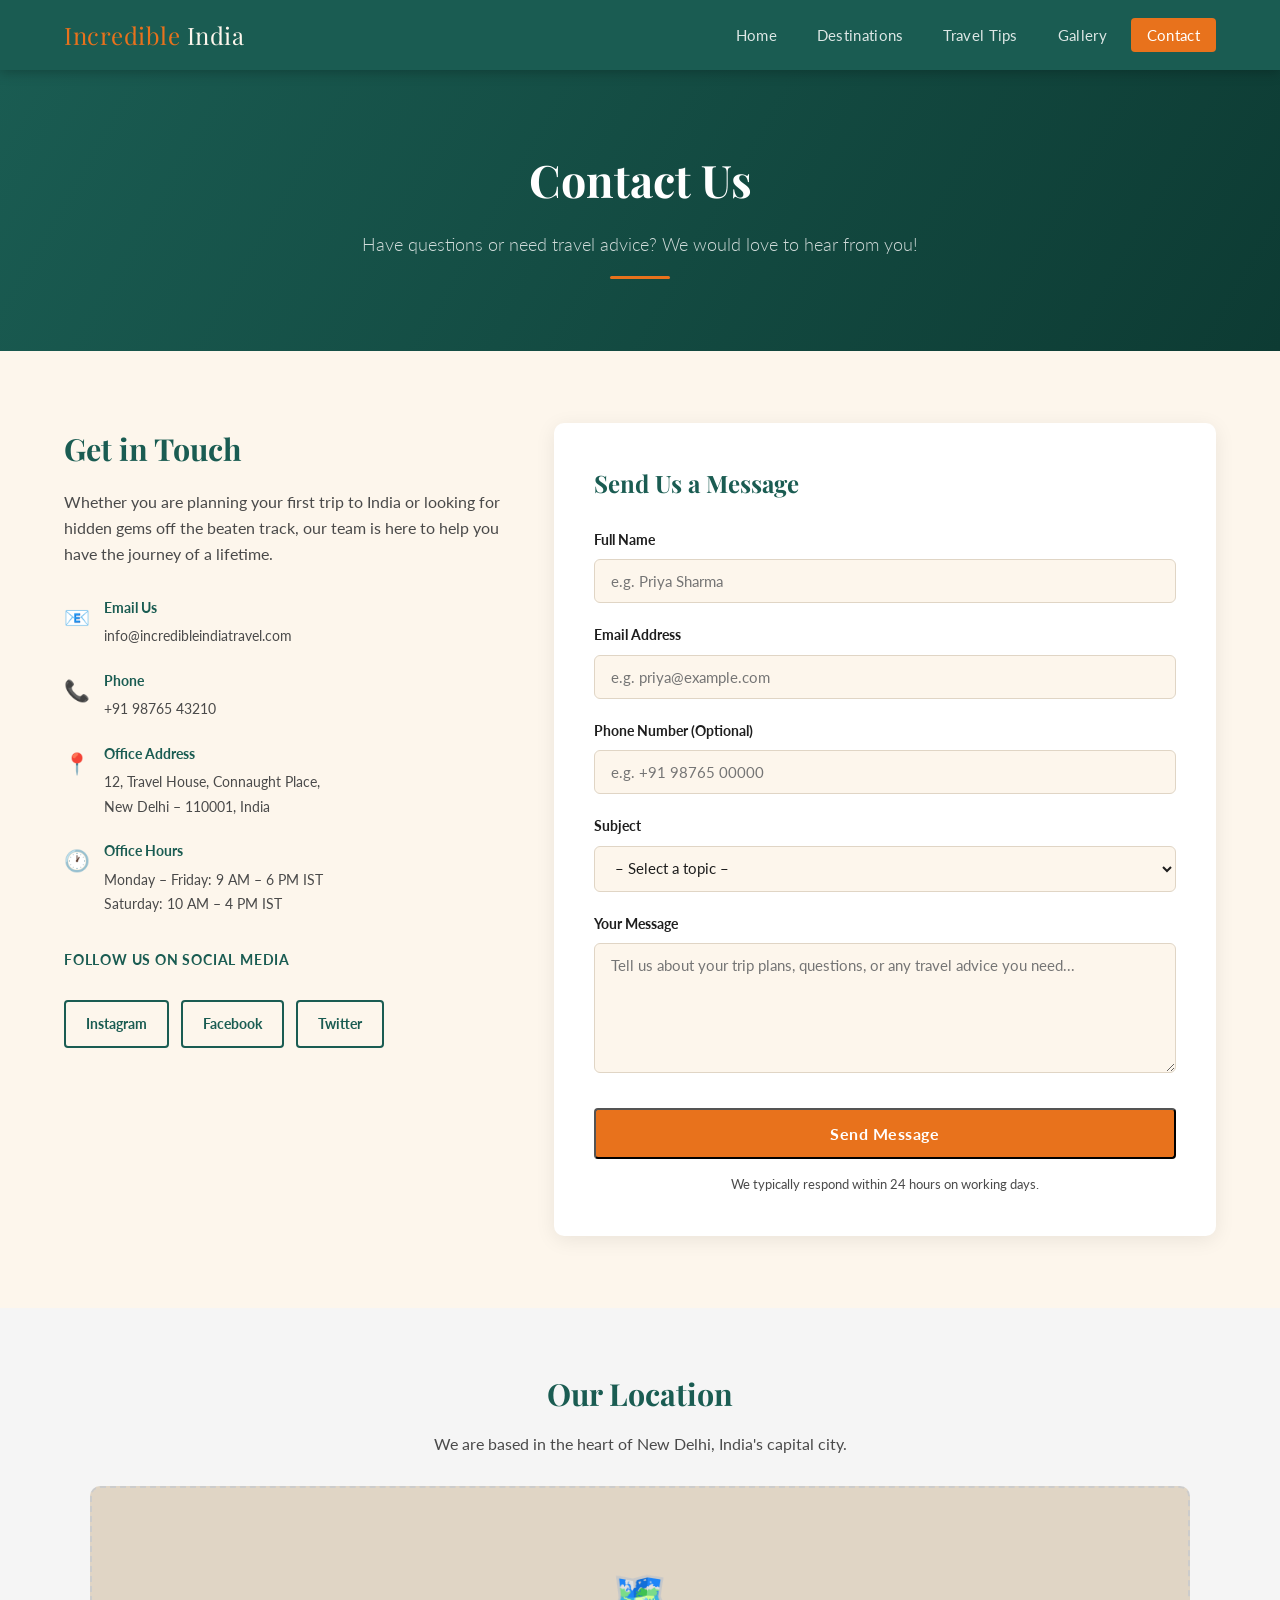
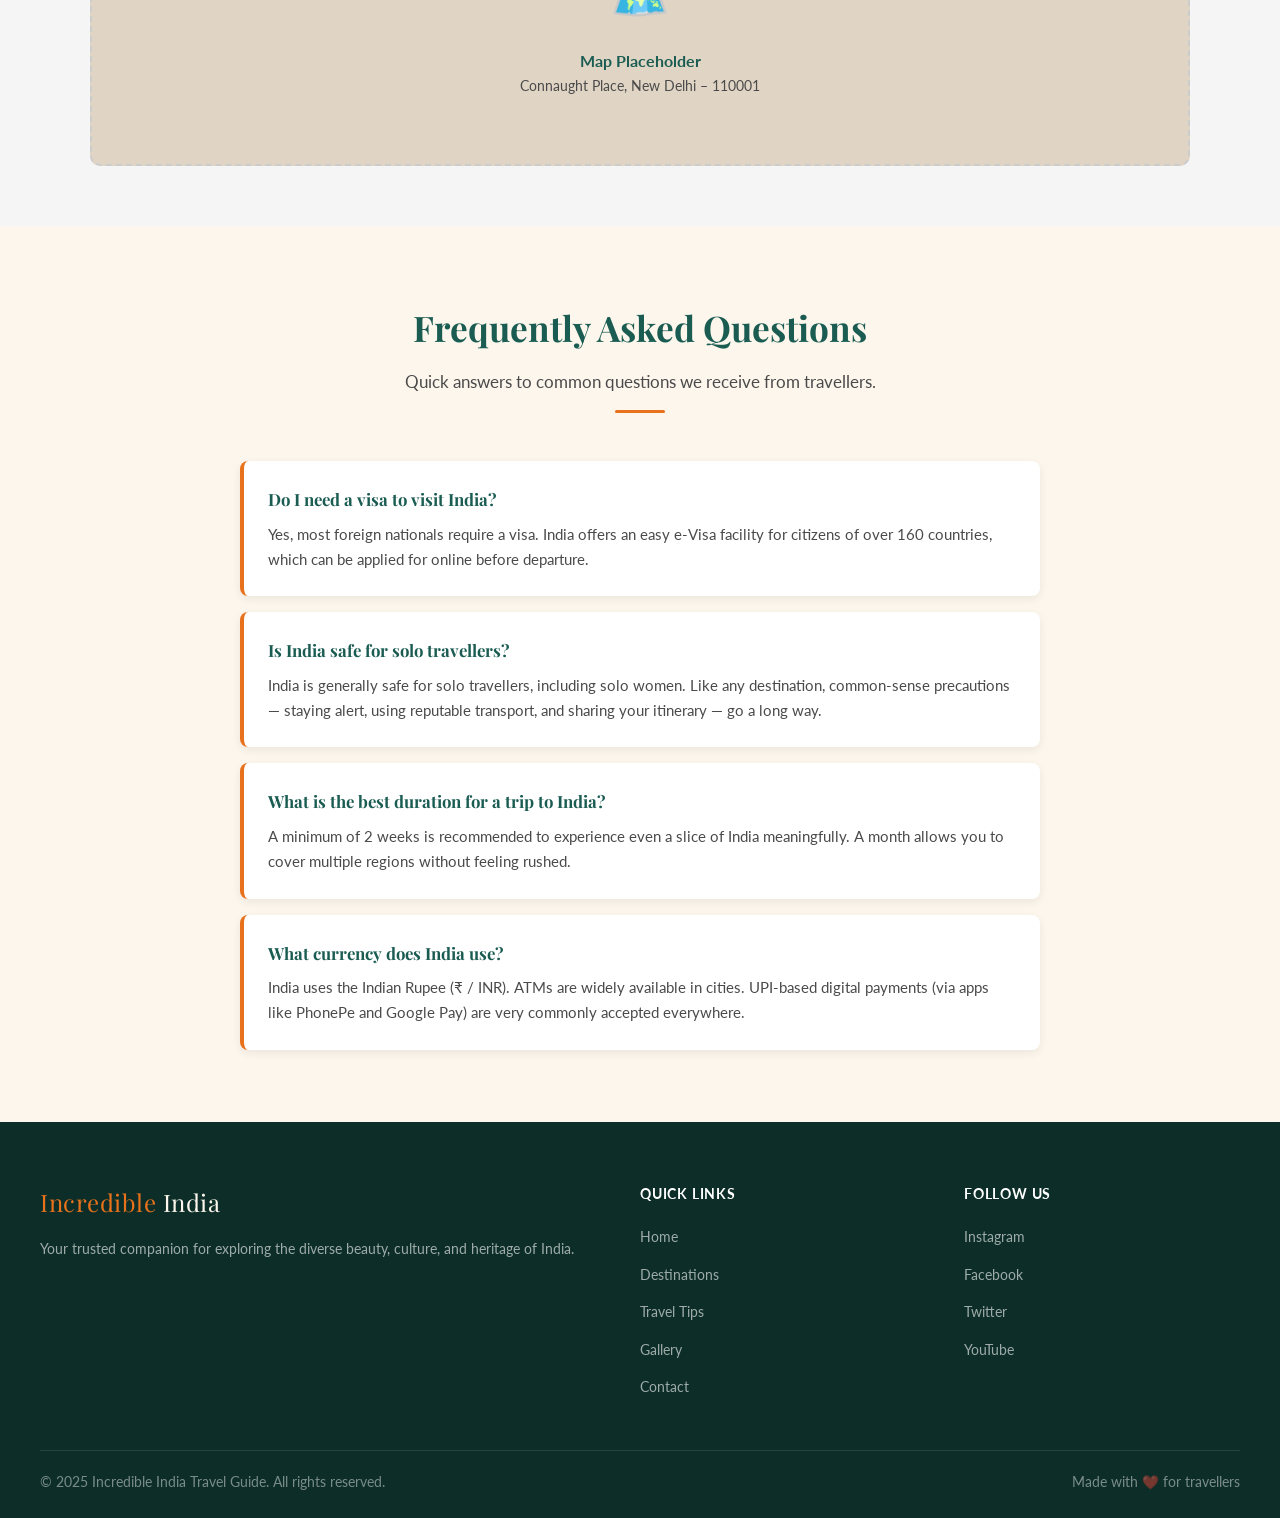
<file: contact.html>
<!DOCTYPE html>
<html lang="en">
<head>
  <meta charset="UTF-8" />
  <meta name="viewport" content="width=device-width, initial-scale=1.0" />
  <title>Contact – Incredible India Travel Guide</title>
  <link rel="stylesheet" href="style.css" />
</head>
<body>

  <!-- HEADER / NAV -->
  <header>
    <nav>
      <span class="logo"><span>Incredible</span> India</span>
      <ul>
        <li><a href="index.html">Home</a></li>
        <li><a href="destinations.html">Destinations</a></li>
        <li><a href="travel-tips.html">Travel Tips</a></li>
        <li><a href="gallery.html">Gallery</a></li>
        <li><a href="contact.html" class="active">Contact</a></li>
      </ul>
    </nav>
  </header>

  <!-- PAGE HERO -->
  <div class="page-hero">
    <h1>Contact Us</h1>
    <p>Have questions or need travel advice? We would love to hear from you!</p>
    <div class="subtitle-line"></div>
  </div>

  <!-- CONTACT SECTION -->
  <section class="section">
    <div class="contact-wrapper">

      <!-- LEFT: Info -->
      <div class="contact-info">
        <h2>Get in Touch</h2>
        <p>Whether you are planning your first trip to India or looking for hidden gems off the beaten track, our team is here to help you have the journey of a lifetime.</p>

        <div class="contact-detail">
          <span class="icon">📧</span>
          <div class="text">
            <h4>Email Us</h4>
            <p>info@incredibleindiatravel.com</p>
          </div>
        </div>

        <div class="contact-detail">
          <span class="icon">📞</span>
          <div class="text">
            <h4>Phone</h4>
            <p>+91 98765 43210</p>
          </div>
        </div>

        <div class="contact-detail">
          <span class="icon">📍</span>
          <div class="text">
            <h4>Office Address</h4>
            <p>12, Travel House, Connaught Place,<br />New Delhi – 110001, India</p>
          </div>
        </div>

        <div class="contact-detail">
          <span class="icon">🕐</span>
          <div class="text">
            <h4>Office Hours</h4>
            <p>Monday – Friday: 9 AM – 6 PM IST<br />Saturday: 10 AM – 4 PM IST</p>
          </div>
        </div>

        <h4 style="font-family:'Lato',sans-serif; font-size:0.85rem; letter-spacing:0.8px; text-transform:uppercase; color:var(--deep-teal); margin-top:32px; margin-bottom:12px;">Follow Us on Social Media</h4>
        <div class="social-links">
          <a href="#" class="social-btn">Instagram</a>
          <a href="#" class="social-btn">Facebook</a>
          <a href="#" class="social-btn">Twitter</a>
        </div>
      </div>

      <!-- RIGHT: Form -->
      <div class="contact-form">
        <h3>Send Us a Message</h3>

        <div class="form-group">
          <label for="name">Full Name</label>
          <input type="text" id="name" name="name" placeholder="e.g. Priya Sharma" />
        </div>

        <div class="form-group">
          <label for="email">Email Address</label>
          <input type="email" id="email" name="email" placeholder="e.g. priya@example.com" />
        </div>

        <div class="form-group">
          <label for="phone">Phone Number (Optional)</label>
          <input type="tel" id="phone" name="phone" placeholder="e.g. +91 98765 00000" />
        </div>

        <div class="form-group">
          <label for="subject">Subject</label>
          <select id="subject" name="subject">
            <option value="">– Select a topic –</option>
            <option>Trip Planning Help</option>
            <option>Destination Recommendation</option>
            <option>Travel Tips &amp; Advice</option>
            <option>General Enquiry</option>
            <option>Feedback / Suggestions</option>
          </select>
        </div>

        <div class="form-group">
          <label for="message">Your Message</label>
          <textarea id="message" name="message" placeholder="Tell us about your trip plans, questions, or any travel advice you need..."></textarea>
        </div>

        <button type="button" class="btn btn-primary" style="width:100%; margin-top:8px;">
          Send Message
        </button>

        <p style="font-size:0.82rem; color:var(--text-gray); margin-top:14px; text-align:center;">
          We typically respond within 24 hours on working days.
        </p>
      </div>

    </div>
  </section>

  <!-- MAP PLACEHOLDER -->
  <section style="background:var(--light-gray); padding:60px 24px;">
    <div style="max-width:1100px; margin:0 auto; text-align:center;">
      <h2 style="color:var(--deep-teal); font-size:1.9rem; margin-bottom:12px;">Our Location</h2>
      <p style="color:var(--text-gray); margin-bottom:28px; font-size:0.97rem;">We are based in the heart of New Delhi, India's capital city.</p>
      <div style="background:var(--border); border-radius:10px; height:280px; display:flex; align-items:center; justify-content:center; border:2px dashed #ccc;">
        <div style="text-align:center; color:var(--text-gray);">
          <div style="font-size:3rem; margin-bottom:12px;">🗺️</div>
          <p style="font-size:1rem; font-weight:700; color:var(--deep-teal);">Map Placeholder</p>
          <p style="font-size:0.88rem;">Connaught Place, New Delhi – 110001</p>
        </div>
      </div>
    </div>
  </section>

  <!-- FAQ SECTION -->
  <section class="section">
    <div class="section-title">
      <h2>Frequently Asked Questions</h2>
      <p>Quick answers to common questions we receive from travellers.</p>
      <div class="line"></div>
    </div>

    <div style="max-width:800px; margin:0 auto; display:flex; flex-direction:column; gap:16px;">

      <div style="background:var(--white); border-radius:8px; padding:24px; box-shadow:0 3px 10px rgba(0,0,0,0.07); border-left:4px solid var(--saffron);">
        <h4 style="color:var(--deep-teal); margin-bottom:8px; font-size:1.05rem;">Do I need a visa to visit India?</h4>
        <p style="font-size:0.93rem; color:var(--text-gray);">Yes, most foreign nationals require a visa. India offers an easy e-Visa facility for citizens of over 160 countries, which can be applied for online before departure.</p>
      </div>

      <div style="background:var(--white); border-radius:8px; padding:24px; box-shadow:0 3px 10px rgba(0,0,0,0.07); border-left:4px solid var(--saffron);">
        <h4 style="color:var(--deep-teal); margin-bottom:8px; font-size:1.05rem;">Is India safe for solo travellers?</h4>
        <p style="font-size:0.93rem; color:var(--text-gray);">India is generally safe for solo travellers, including solo women. Like any destination, common-sense precautions — staying alert, using reputable transport, and sharing your itinerary — go a long way.</p>
      </div>

      <div style="background:var(--white); border-radius:8px; padding:24px; box-shadow:0 3px 10px rgba(0,0,0,0.07); border-left:4px solid var(--saffron);">
        <h4 style="color:var(--deep-teal); margin-bottom:8px; font-size:1.05rem;">What is the best duration for a trip to India?</h4>
        <p style="font-size:0.93rem; color:var(--text-gray);">A minimum of 2 weeks is recommended to experience even a slice of India meaningfully. A month allows you to cover multiple regions without feeling rushed.</p>
      </div>

      <div style="background:var(--white); border-radius:8px; padding:24px; box-shadow:0 3px 10px rgba(0,0,0,0.07); border-left:4px solid var(--saffron);">
        <h4 style="color:var(--deep-teal); margin-bottom:8px; font-size:1.05rem;">What currency does India use?</h4>
        <p style="font-size:0.93rem; color:var(--text-gray);">India uses the Indian Rupee (₹ / INR). ATMs are widely available in cities. UPI-based digital payments (via apps like PhonePe and Google Pay) are very commonly accepted everywhere.</p>
      </div>

    </div>
  </section>

  <!-- FOOTER -->
  <footer>
    <div class="footer-inner">
      <div class="footer-brand">
        <span class="logo"><span>Incredible</span> India</span>
        <p>Your trusted companion for exploring the diverse beauty, culture, and heritage of India.</p>
      </div>
      <div class="footer-col">
        <h4>Quick Links</h4>
        <ul>
          <li><a href="index.html">Home</a></li>
          <li><a href="destinations.html">Destinations</a></li>
          <li><a href="travel-tips.html">Travel Tips</a></li>
          <li><a href="gallery.html">Gallery</a></li>
          <li><a href="contact.html">Contact</a></li>
        </ul>
      </div>
      <div class="footer-col">
        <h4>Follow Us</h4>
        <ul>
          <li><a href="#">Instagram</a></li>
          <li><a href="#">Facebook</a></li>
          <li><a href="#">Twitter</a></li>
          <li><a href="#">YouTube</a></li>
        </ul>
      </div>
    </div>
    <div class="footer-bottom">
      <span>&copy; 2025 Incredible India Travel Guide. All rights reserved.</span>
      <span>Made with ❤️ for travellers</span>
    </div>
  </footer>

</body>
</html>
</file>
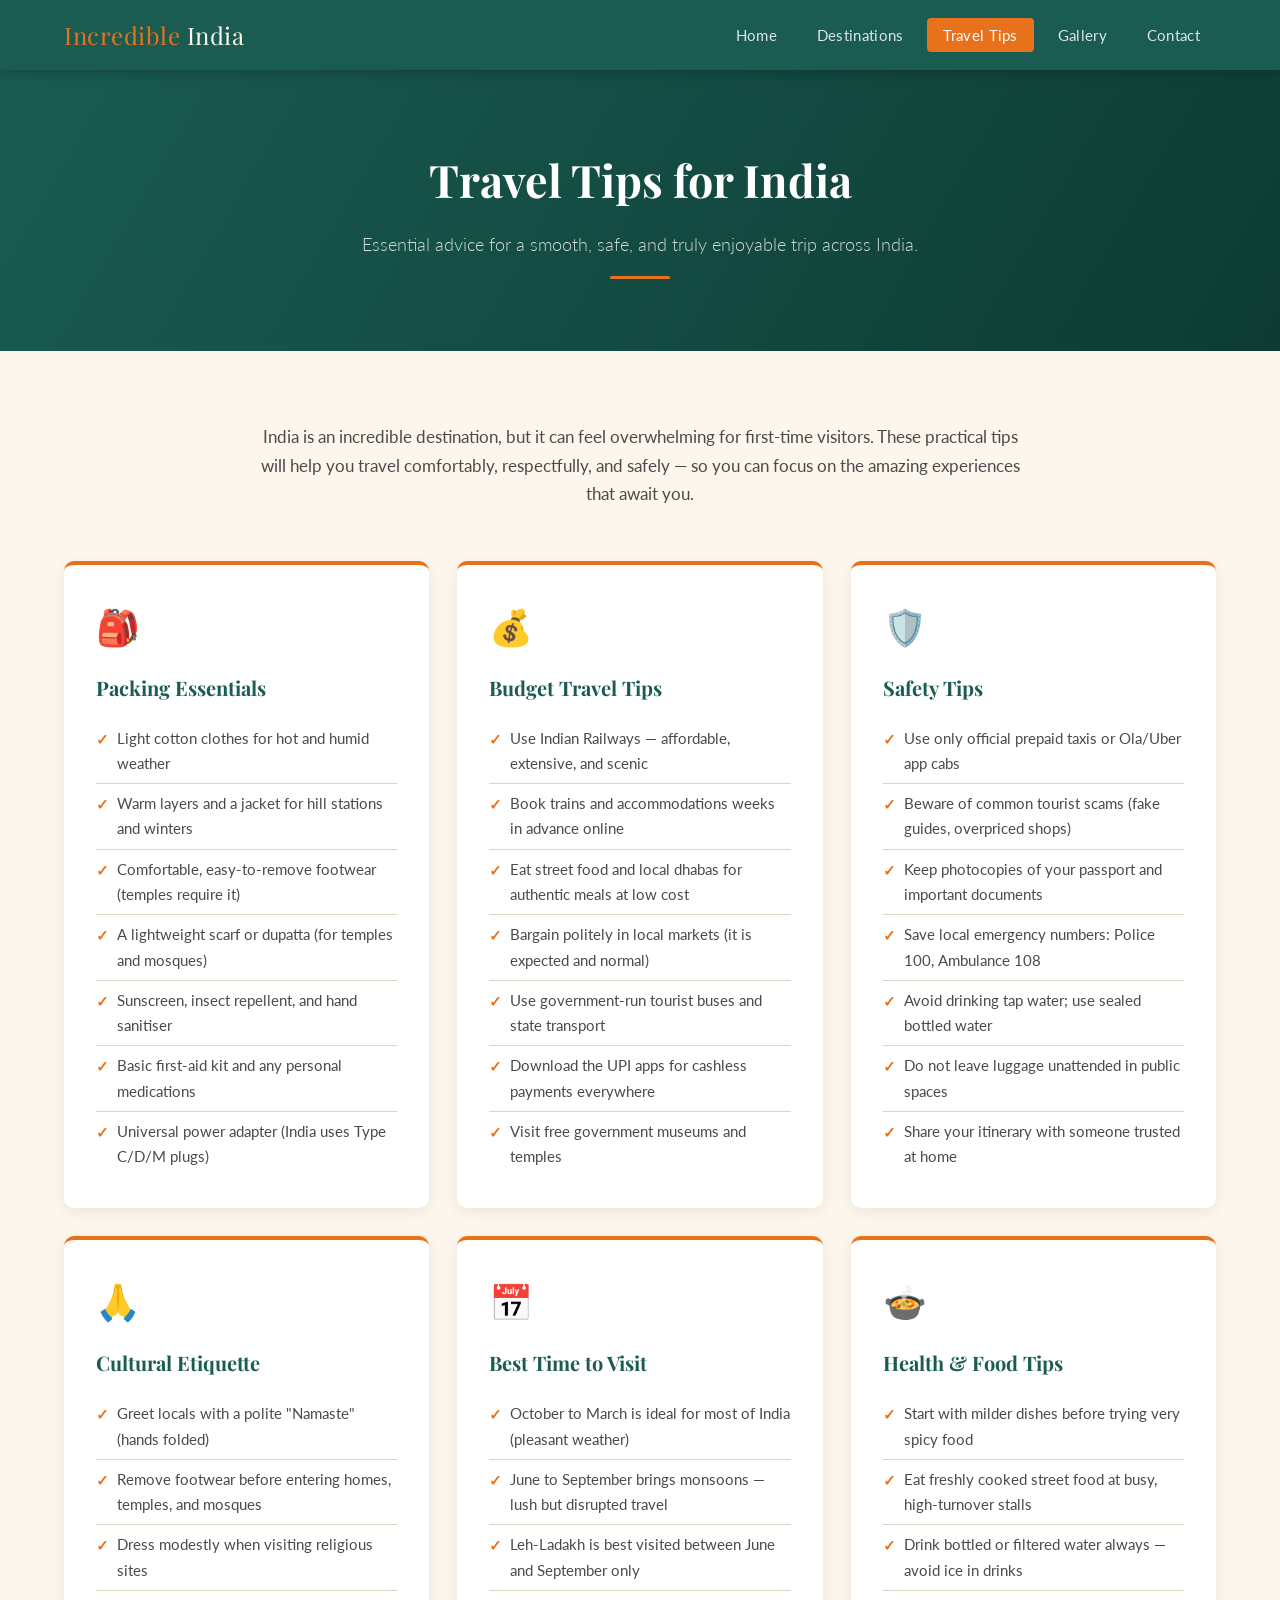
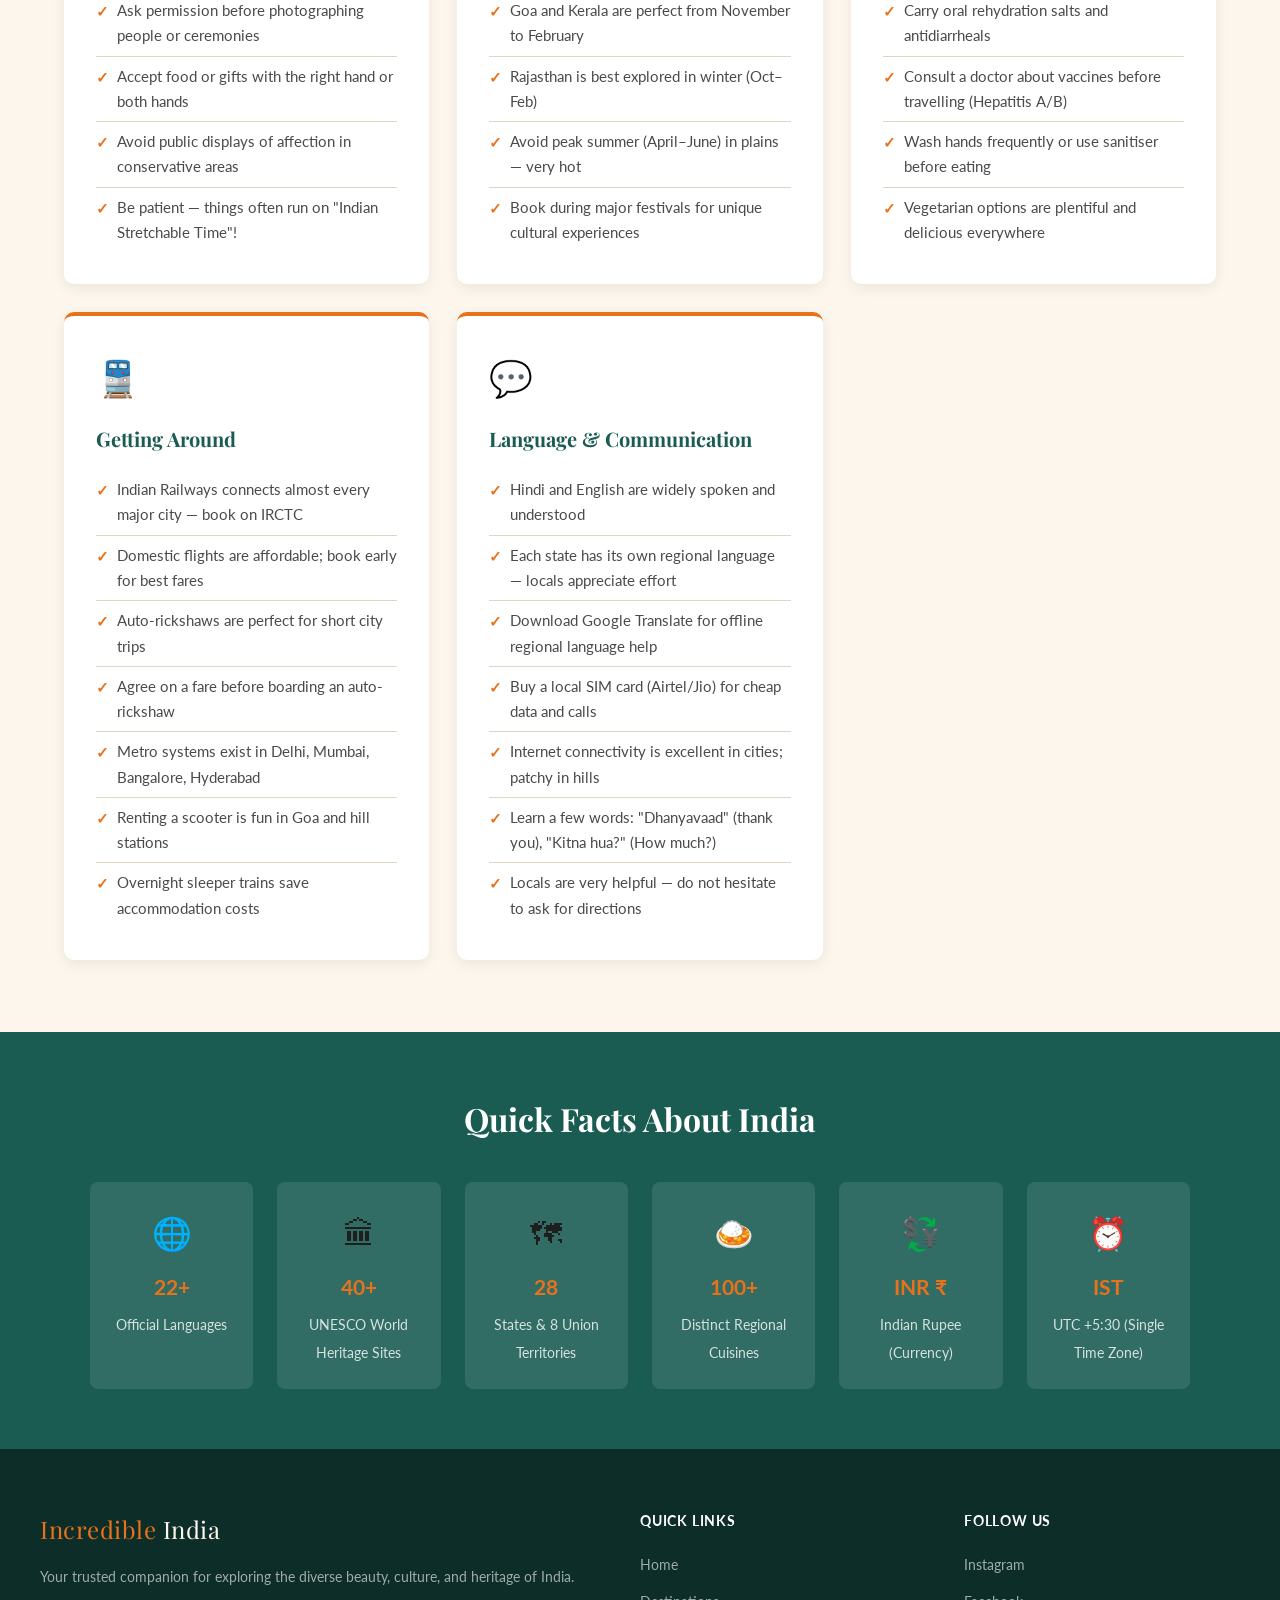
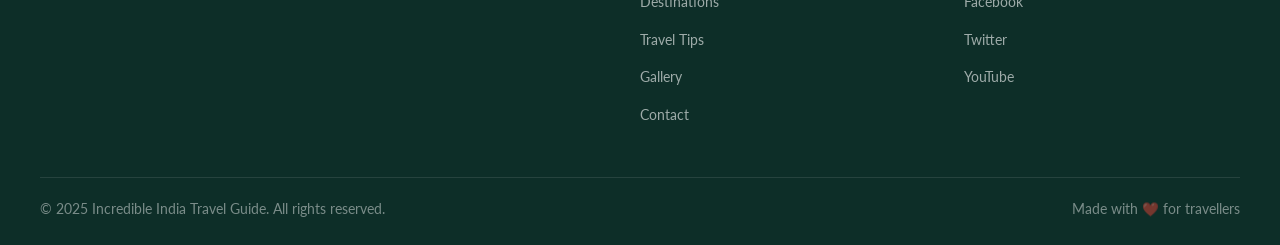
<file: travel-tips.html>
<!DOCTYPE html>
<html lang="en">
<head>
  <meta charset="UTF-8" />
  <meta name="viewport" content="width=device-width, initial-scale=1.0" />
  <title>Travel Tips – Incredible India Travel Guide</title>
  <link rel="stylesheet" href="style.css" />
</head>
<body>

  <!-- HEADER / NAV -->
  <header>
    <nav>
      <span class="logo"><span>Incredible</span> India</span>
      <ul>
        <li><a href="index.html">Home</a></li>
        <li><a href="destinations.html">Destinations</a></li>
        <li><a href="travel-tips.html" class="active">Travel Tips</a></li>
        <li><a href="gallery.html">Gallery</a></li>
        <li><a href="contact.html">Contact</a></li>
      </ul>
    </nav>
  </header>

  <!-- PAGE HERO -->
  <div class="page-hero">
    <h1>Travel Tips for India</h1>
    <p>Essential advice for a smooth, safe, and truly enjoyable trip across India.</p>
    <div class="subtitle-line"></div>
  </div>

  <!-- INTRO -->
  <section class="section">
    <p style="text-align:center; max-width:760px; margin:0 auto 52px; color:var(--text-gray); font-size:1.05rem;">
      India is an incredible destination, but it can feel overwhelming for first-time visitors. These practical tips will help you travel comfortably, respectfully, and safely — so you can focus on the amazing experiences that await you.
    </p>

    <!-- TIPS GRID -->
    <div class="tips-grid">

      <!-- Packing -->
      <div class="tip-card">
        <div class="tip-icon">🎒</div>
        <h3>Packing Essentials</h3>
        <ul>
          <li>Light cotton clothes for hot and humid weather</li>
          <li>Warm layers and a jacket for hill stations and winters</li>
          <li>Comfortable, easy-to-remove footwear (temples require it)</li>
          <li>A lightweight scarf or dupatta (for temples and mosques)</li>
          <li>Sunscreen, insect repellent, and hand sanitiser</li>
          <li>Basic first-aid kit and any personal medications</li>
          <li>Universal power adapter (India uses Type C/D/M plugs)</li>
        </ul>
      </div>

      <!-- Budget -->
      <div class="tip-card">
        <div class="tip-icon">💰</div>
        <h3>Budget Travel Tips</h3>
        <ul>
          <li>Use Indian Railways — affordable, extensive, and scenic</li>
          <li>Book trains and accommodations weeks in advance online</li>
          <li>Eat street food and local dhabas for authentic meals at low cost</li>
          <li>Bargain politely in local markets (it is expected and normal)</li>
          <li>Use government-run tourist buses and state transport</li>
          <li>Download the UPI apps for cashless payments everywhere</li>
          <li>Visit free government museums and temples</li>
        </ul>
      </div>

      <!-- Safety -->
      <div class="tip-card">
        <div class="tip-icon">🛡️</div>
        <h3>Safety Tips</h3>
        <ul>
          <li>Use only official prepaid taxis or Ola/Uber app cabs</li>
          <li>Beware of common tourist scams (fake guides, overpriced shops)</li>
          <li>Keep photocopies of your passport and important documents</li>
          <li>Save local emergency numbers: Police 100, Ambulance 108</li>
          <li>Avoid drinking tap water; use sealed bottled water</li>
          <li>Do not leave luggage unattended in public spaces</li>
          <li>Share your itinerary with someone trusted at home</li>
        </ul>
      </div>

      <!-- Cultural Etiquette -->
      <div class="tip-card">
        <div class="tip-icon">🙏</div>
        <h3>Cultural Etiquette</h3>
        <ul>
          <li>Greet locals with a polite "Namaste" (hands folded)</li>
          <li>Remove footwear before entering homes, temples, and mosques</li>
          <li>Dress modestly when visiting religious sites</li>
          <li>Ask permission before photographing people or ceremonies</li>
          <li>Accept food or gifts with the right hand or both hands</li>
          <li>Avoid public displays of affection in conservative areas</li>
          <li>Be patient — things often run on "Indian Stretchable Time"!</li>
        </ul>
      </div>

      <!-- Best Time to Visit -->
      <div class="tip-card">
        <div class="tip-icon">📅</div>
        <h3>Best Time to Visit</h3>
        <ul>
          <li>October to March is ideal for most of India (pleasant weather)</li>
          <li>June to September brings monsoons — lush but disrupted travel</li>
          <li>Leh-Ladakh is best visited between June and September only</li>
          <li>Goa and Kerala are perfect from November to February</li>
          <li>Rajasthan is best explored in winter (Oct–Feb)</li>
          <li>Avoid peak summer (April–June) in plains — very hot</li>
          <li>Book during major festivals for unique cultural experiences</li>
        </ul>
      </div>

      <!-- Health & Food -->
      <div class="tip-card">
        <div class="tip-icon">🍲</div>
        <h3>Health &amp; Food Tips</h3>
        <ul>
          <li>Start with milder dishes before trying very spicy food</li>
          <li>Eat freshly cooked street food at busy, high-turnover stalls</li>
          <li>Drink bottled or filtered water always — avoid ice in drinks</li>
          <li>Carry oral rehydration salts and antidiarrheals</li>
          <li>Consult a doctor about vaccines before travelling (Hepatitis A/B)</li>
          <li>Wash hands frequently or use sanitiser before eating</li>
          <li>Vegetarian options are plentiful and delicious everywhere</li>
        </ul>
      </div>

      <!-- Transport Tips -->
      <div class="tip-card">
        <div class="tip-icon">🚆</div>
        <h3>Getting Around</h3>
        <ul>
          <li>Indian Railways connects almost every major city — book on IRCTC</li>
          <li>Domestic flights are affordable; book early for best fares</li>
          <li>Auto-rickshaws are perfect for short city trips</li>
          <li>Agree on a fare before boarding an auto-rickshaw</li>
          <li>Metro systems exist in Delhi, Mumbai, Bangalore, Hyderabad</li>
          <li>Renting a scooter is fun in Goa and hill stations</li>
          <li>Overnight sleeper trains save accommodation costs</li>
        </ul>
      </div>

      <!-- Language & Communication -->
      <div class="tip-card">
        <div class="tip-icon">💬</div>
        <h3>Language &amp; Communication</h3>
        <ul>
          <li>Hindi and English are widely spoken and understood</li>
          <li>Each state has its own regional language — locals appreciate effort</li>
          <li>Download Google Translate for offline regional language help</li>
          <li>Buy a local SIM card (Airtel/Jio) for cheap data and calls</li>
          <li>Internet connectivity is excellent in cities; patchy in hills</li>
          <li>Learn a few words: "Dhanyavaad" (thank you), "Kitna hua?" (How much?)</li>
          <li>Locals are very helpful — do not hesitate to ask for directions</li>
        </ul>
      </div>

    </div>
  </section>

  <!-- QUICK FACTS BANNER -->
  <section style="background: var(--deep-teal); padding: 60px 24px;">
    <div style="max-width:1100px; margin:0 auto; text-align:center;">
      <h2 style="color:var(--white); font-size:2rem; margin-bottom:36px;">Quick Facts About India</h2>
      <div style="display:grid; grid-template-columns:repeat(auto-fit, minmax(160px, 1fr)); gap:24px;">
        <div style="background:rgba(255,255,255,0.1); border-radius:8px; padding:24px 16px;">
          <div style="font-size:2rem; margin-bottom:8px;">🌐</div>
          <strong style="color:var(--saffron); font-size:1.3rem; display:block; margin-bottom:6px;">22+</strong>
          <span style="color:rgba(255,255,255,0.8); font-size:0.9rem;">Official Languages</span>
        </div>
        <div style="background:rgba(255,255,255,0.1); border-radius:8px; padding:24px 16px;">
          <div style="font-size:2rem; margin-bottom:8px;">🏛</div>
          <strong style="color:var(--saffron); font-size:1.3rem; display:block; margin-bottom:6px;">40+</strong>
          <span style="color:rgba(255,255,255,0.8); font-size:0.9rem;">UNESCO World Heritage Sites</span>
        </div>
        <div style="background:rgba(255,255,255,0.1); border-radius:8px; padding:24px 16px;">
          <div style="font-size:2rem; margin-bottom:8px;">🗺</div>
          <strong style="color:var(--saffron); font-size:1.3rem; display:block; margin-bottom:6px;">28</strong>
          <span style="color:rgba(255,255,255,0.8); font-size:0.9rem;">States &amp; 8 Union Territories</span>
        </div>
        <div style="background:rgba(255,255,255,0.1); border-radius:8px; padding:24px 16px;">
          <div style="font-size:2rem; margin-bottom:8px;">🍛</div>
          <strong style="color:var(--saffron); font-size:1.3rem; display:block; margin-bottom:6px;">100+</strong>
          <span style="color:rgba(255,255,255,0.8); font-size:0.9rem;">Distinct Regional Cuisines</span>
        </div>
        <div style="background:rgba(255,255,255,0.1); border-radius:8px; padding:24px 16px;">
          <div style="font-size:2rem; margin-bottom:8px;">💱</div>
          <strong style="color:var(--saffron); font-size:1.3rem; display:block; margin-bottom:6px;">INR ₹</strong>
          <span style="color:rgba(255,255,255,0.8); font-size:0.9rem;">Indian Rupee (Currency)</span>
        </div>
        <div style="background:rgba(255,255,255,0.1); border-radius:8px; padding:24px 16px;">
          <div style="font-size:2rem; margin-bottom:8px;">⏰</div>
          <strong style="color:var(--saffron); font-size:1.3rem; display:block; margin-bottom:6px;">IST</strong>
          <span style="color:rgba(255,255,255,0.8); font-size:0.9rem;">UTC +5:30 (Single Time Zone)</span>
        </div>
      </div>
    </div>
  </section>

  <!-- FOOTER -->
  <footer>
    <div class="footer-inner">
      <div class="footer-brand">
        <span class="logo"><span>Incredible</span> India</span>
        <p>Your trusted companion for exploring the diverse beauty, culture, and heritage of India.</p>
      </div>
      <div class="footer-col">
        <h4>Quick Links</h4>
        <ul>
          <li><a href="index.html">Home</a></li>
          <li><a href="destinations.html">Destinations</a></li>
          <li><a href="travel-tips.html">Travel Tips</a></li>
          <li><a href="gallery.html">Gallery</a></li>
          <li><a href="contact.html">Contact</a></li>
        </ul>
      </div>
      <div class="footer-col">
        <h4>Follow Us</h4>
        <ul>
          <li><a href="#">Instagram</a></li>
          <li><a href="#">Facebook</a></li>
          <li><a href="#">Twitter</a></li>
          <li><a href="#">YouTube</a></li>
        </ul>
      </div>
    </div>
    <div class="footer-bottom">
      <span>&copy; 2025 Incredible India Travel Guide. All rights reserved.</span>
      <span>Made with ❤️ for travellers</span>
    </div>
  </footer>

</body>
</html>
</file>
<file: style.css>
/* ===== GOOGLE FONTS ===== */
@import url('https://fonts.googleapis.com/css2?family=Playfair+Display:wght@400;700&family=Lato:wght@300;400;700&display=swap');

/* ===== CSS VARIABLES ===== */
:root {
  --saffron: #E8721C;
  --deep-teal: #1A5C52;
  --warm-cream: #FDF6EC;
  --gold: #C9972B;
  --dark: #1E1E1E;
  --text-gray: #4A4A4A;
  --light-gray: #F5F5F5;
  --white: #FFFFFF;
  --border: #E0D5C5;
}

/* ===== RESET & BASE ===== */
* {
  margin: 0;
  padding: 0;
  box-sizing: border-box;
}

body {
  font-family: 'Lato', sans-serif;
  color: var(--dark);
  background-color: var(--warm-cream);
  line-height: 1.7;
}

h1, h2, h3, h4 {
  font-family: 'Playfair Display', serif;
}

a {
  text-decoration: none;
  color: inherit;
}

img {
  width: 100%;
  display: block;
}

ul {
  list-style: none;
}

/* ===== NAVIGATION ===== */
header {
  background-color: var(--deep-teal);
  position: sticky;
  top: 0;
  z-index: 100;
  box-shadow: 0 2px 12px rgba(0,0,0,0.25);
}

nav {
  max-width: 1200px;
  margin: 0 auto;
  padding: 0 24px;
  display: flex;
  align-items: center;
  justify-content: space-between;
  height: 70px;
}

.logo {
  font-family: 'Playfair Display', serif;
  font-size: 1.5rem;
  color: var(--warm-cream);
  letter-spacing: 0.5px;
}

.logo span {
  color: var(--saffron);
}

nav ul {
  display: flex;
  gap: 8px;
}

nav ul li a {
  color: rgba(255,255,255,0.85);
  font-size: 0.95rem;
  font-weight: 400;
  padding: 8px 16px;
  border-radius: 4px;
  transition: background 0.2s, color 0.2s;
  letter-spacing: 0.3px;
}

nav ul li a:hover,
nav ul li a.active {
  background-color: var(--saffron);
  color: var(--white);
}

/* ===== HERO SECTION ===== */
.hero {
  position: relative;
  height: 540px;
  display: flex;
  align-items: center;
  justify-content: center;
  text-align: center;
  overflow: hidden;
  background: linear-gradient(135deg, #1A5C52 0%, #0D3B33 50%, #E8721C 100%);
}

.hero-overlay {
  position: absolute;
  inset: 0;
  background: rgba(10, 30, 26, 0.55);
}

.hero img {
  position: absolute;
  inset: 0;
  width: 100%;
  height: 100%;
  object-fit: cover;
}

.hero-content {
  position: relative;
  z-index: 2;
  max-width: 720px;
  padding: 0 24px;
}

.hero-content h1 {
  font-size: 3.2rem;
  color: var(--white);
  line-height: 1.2;
  margin-bottom: 16px;
  text-shadow: 0 2px 8px rgba(0,0,0,0.4);
}

.hero-content p {
  font-size: 1.15rem;
  color: rgba(255,255,255,0.9);
  margin-bottom: 32px;
  font-weight: 300;
}

/* ===== BUTTONS ===== */
.btn {
  display: inline-block;
  padding: 14px 36px;
  border-radius: 4px;
  font-family: 'Lato', sans-serif;
  font-size: 1rem;
  font-weight: 700;
  letter-spacing: 0.5px;
  transition: all 0.25s;
  cursor: pointer;
}

.btn-primary {
  background-color: var(--saffron);
  color: var(--white);
}

.btn-primary:hover {
  background-color: #cc5e14;
  transform: translateY(-2px);
  box-shadow: 0 6px 20px rgba(232, 114, 28, 0.45);
}

.btn-outline {
  border: 2px solid var(--saffron);
  color: var(--saffron);
  background: transparent;
}

.btn-outline:hover {
  background-color: var(--saffron);
  color: var(--white);
  transform: translateY(-2px);
}

/* ===== PAGE HERO (for inner pages) ===== */
.page-hero {
  background: linear-gradient(120deg, var(--deep-teal), #0D3B33);
  padding: 72px 24px;
  text-align: center;
}

.page-hero h1 {
  font-size: 2.8rem;
  color: var(--white);
  margin-bottom: 12px;
}

.page-hero p {
  font-size: 1.1rem;
  color: rgba(255,255,255,0.8);
  max-width: 600px;
  margin: 0 auto;
  font-weight: 300;
}

.page-hero .subtitle-line {
  width: 60px;
  height: 3px;
  background: var(--saffron);
  margin: 16px auto 0;
  border-radius: 2px;
}

/* ===== SECTION WRAPPER ===== */
.section {
  padding: 72px 24px;
  max-width: 1200px;
  margin: 0 auto;
}

.section-title {
  text-align: center;
  margin-bottom: 48px;
}

.section-title h2 {
  font-size: 2.2rem;
  color: var(--deep-teal);
  margin-bottom: 10px;
}

.section-title p {
  color: var(--text-gray);
  font-size: 1.05rem;
}

.section-title .line {
  width: 50px;
  height: 3px;
  background: var(--saffron);
  margin: 14px auto 0;
  border-radius: 2px;
}

/* ===== FEATURED DESTINATIONS CARDS ===== */
.destinations-grid {
  display: grid;
  grid-template-columns: repeat(auto-fit, minmax(260px, 1fr));
  gap: 28px;
}

.dest-card {
  background: var(--white);
  border-radius: 10px;
  overflow: hidden;
  box-shadow: 0 4px 16px rgba(0,0,0,0.08);
  transition: transform 0.25s, box-shadow 0.25s;
}

.dest-card:hover {
  transform: translateY(-6px);
  box-shadow: 0 12px 32px rgba(0,0,0,0.14);
}

.dest-card .card-img {
  height: 200px;
  overflow: hidden;
  position: relative;
}

.dest-card .card-img img {
  height: 100%;
  width: 100%;
  object-fit: cover;
  transition: transform 0.4s;
}

.dest-card:hover .card-img img {
  transform: scale(1.06);
}

.dest-card .card-body {
  padding: 20px;
}

.dest-card .card-body h3 {
  font-size: 1.3rem;
  color: var(--deep-teal);
  margin-bottom: 8px;
}

.dest-card .card-body p {
  font-size: 0.93rem;
  color: var(--text-gray);
  line-height: 1.6;
}

.card-tag {
  display: inline-block;
  background: #E8F5F3;
  color: var(--deep-teal);
  font-size: 0.75rem;
  font-weight: 700;
  padding: 4px 10px;
  border-radius: 20px;
  margin-bottom: 10px;
  text-transform: uppercase;
  letter-spacing: 0.5px;
}

/* ===== CTA BANNER ===== */
.cta-banner {
  background: linear-gradient(135deg, var(--saffron), #c9650e);
  padding: 72px 24px;
  text-align: center;
}

.cta-banner h2 {
  font-size: 2.2rem;
  color: var(--white);
  margin-bottom: 12px;
}

.cta-banner p {
  color: rgba(255,255,255,0.9);
  font-size: 1.05rem;
  margin-bottom: 28px;
  font-weight: 300;
}

.btn-white {
  background: var(--white);
  color: var(--saffron);
  font-weight: 700;
}

.btn-white:hover {
  background: var(--warm-cream);
  transform: translateY(-2px);
  box-shadow: 0 6px 20px rgba(0,0,0,0.15);
}

/* ===== DESTINATIONS PAGE ===== */
.dest-detail {
  background: var(--white);
  border-radius: 10px;
  overflow: hidden;
  box-shadow: 0 4px 16px rgba(0,0,0,0.07);
  margin-bottom: 36px;
  display: grid;
  grid-template-columns: 320px 1fr;
}

.dest-detail .detail-img {
  height: 100%;
  min-height: 250px;
  overflow: hidden;
}

.dest-detail .detail-img img {
  height: 100%;
  width: 100%;
  object-fit: cover;
}

.dest-detail .detail-body {
  padding: 32px;
}

.dest-detail .detail-body h2 {
  font-size: 1.9rem;
  color: var(--deep-teal);
  margin-bottom: 6px;
}

.dest-detail .detail-body .state {
  font-size: 0.9rem;
  color: var(--saffron);
  font-weight: 700;
  text-transform: uppercase;
  letter-spacing: 0.5px;
  margin-bottom: 14px;
  display: block;
}

.dest-detail .detail-body p {
  color: var(--text-gray);
  margin-bottom: 18px;
  font-size: 0.97rem;
}

.info-grid {
  display: grid;
  grid-template-columns: repeat(3, 1fr);
  gap: 14px;
  margin-top: 10px;
}

.info-box {
  background: var(--light-gray);
  border-radius: 8px;
  padding: 14px 16px;
}

.info-box h4 {
  font-family: 'Lato', sans-serif;
  font-size: 0.75rem;
  font-weight: 700;
  text-transform: uppercase;
  letter-spacing: 0.6px;
  color: var(--saffron);
  margin-bottom: 6px;
}

.info-box p, .info-box li {
  font-size: 0.88rem;
  color: var(--text-gray);
}

.info-box ul {
  padding-left: 0;
}

.info-box ul li::before {
  content: "• ";
  color: var(--deep-teal);
}

/* ===== TRAVEL TIPS PAGE ===== */
.tips-grid {
  display: grid;
  grid-template-columns: repeat(auto-fit, minmax(280px, 1fr));
  gap: 28px;
}

.tip-card {
  background: var(--white);
  border-radius: 10px;
  padding: 32px;
  box-shadow: 0 4px 14px rgba(0,0,0,0.07);
  border-top: 4px solid var(--saffron);
  transition: transform 0.25s;
}

.tip-card:hover {
  transform: translateY(-4px);
}

.tip-icon {
  font-size: 2.2rem;
  margin-bottom: 14px;
}

.tip-card h3 {
  font-size: 1.25rem;
  color: var(--deep-teal);
  margin-bottom: 14px;
}

.tip-card ul {
  padding-left: 0;
}

.tip-card ul li {
  font-size: 0.93rem;
  color: var(--text-gray);
  padding: 7px 0;
  border-bottom: 1px solid var(--border);
  display: flex;
  gap: 8px;
  align-items: flex-start;
}

.tip-card ul li:last-child {
  border-bottom: none;
}

.tip-card ul li::before {
  content: "✓";
  color: var(--saffron);
  font-weight: 700;
  flex-shrink: 0;
  margin-top: 1px;
}

/* ===== GALLERY PAGE ===== */
.gallery-grid {
  display: grid;
  grid-template-columns: repeat(3, 1fr);
  grid-auto-rows: 260px;
  gap: 16px;
}

.gallery-item {
  position: relative;
  border-radius: 8px;
  overflow: hidden;
  cursor: pointer;
}

.gallery-item img {
  width: 100%;
  height: 100%;
  object-fit: cover;
  transition: transform 0.4s;
}

.gallery-item:hover img {
  transform: scale(1.08);
}

.gallery-item .gallery-caption {
  position: absolute;
  bottom: 0;
  left: 0;
  right: 0;
  background: linear-gradient(transparent, rgba(0,0,0,0.75));
  color: var(--white);
  padding: 32px 16px 16px;
  transform: translateY(100%);
  transition: transform 0.3s;
}

.gallery-item:hover .gallery-caption {
  transform: translateY(0);
}

.gallery-caption h3 {
  font-size: 1rem;
  margin-bottom: 4px;
}

.gallery-caption p {
  font-size: 0.82rem;
  opacity: 0.85;
}

.gallery-item.wide {
  grid-column: span 2;
}

/* ===== CONTACT PAGE ===== */
.contact-wrapper {
  display: grid;
  grid-template-columns: 1fr 1.5fr;
  gap: 48px;
  align-items: start;
}

.contact-info h2 {
  font-size: 1.9rem;
  color: var(--deep-teal);
  margin-bottom: 14px;
}

.contact-info p {
  color: var(--text-gray);
  margin-bottom: 28px;
  font-size: 0.97rem;
}

.contact-detail {
  display: flex;
  gap: 14px;
  align-items: flex-start;
  margin-bottom: 20px;
}

.contact-detail .icon {
  font-size: 1.3rem;
  margin-top: 3px;
  flex-shrink: 0;
}

.contact-detail .text h4 {
  font-family: 'Lato', sans-serif;
  font-weight: 700;
  font-size: 0.9rem;
  color: var(--deep-teal);
  margin-bottom: 4px;
}

.contact-detail .text p {
  font-size: 0.9rem;
  color: var(--text-gray);
  margin: 0;
}

.social-links {
  display: flex;
  gap: 12px;
  margin-top: 28px;
}

.social-btn {
  padding: 10px 20px;
  border-radius: 4px;
  font-size: 0.9rem;
  font-weight: 700;
  transition: all 0.2s;
  border: 2px solid var(--deep-teal);
  color: var(--deep-teal);
}

.social-btn:hover {
  background-color: var(--deep-teal);
  color: var(--white);
}

/* Contact Form */
.contact-form {
  background: var(--white);
  border-radius: 10px;
  padding: 40px;
  box-shadow: 0 4px 20px rgba(0,0,0,0.08);
}

.contact-form h3 {
  font-size: 1.5rem;
  color: var(--deep-teal);
  margin-bottom: 24px;
}

.form-group {
  margin-bottom: 20px;
}

.form-group label {
  display: block;
  font-size: 0.9rem;
  font-weight: 700;
  color: var(--dark);
  margin-bottom: 7px;
}

.form-group input,
.form-group textarea,
.form-group select {
  width: 100%;
  padding: 12px 16px;
  border: 1.5px solid var(--border);
  border-radius: 6px;
  font-family: 'Lato', sans-serif;
  font-size: 0.95rem;
  color: var(--dark);
  background: var(--warm-cream);
  transition: border 0.2s;
  outline: none;
}

.form-group input:focus,
.form-group textarea:focus,
.form-group select:focus {
  border-color: var(--saffron);
}

.form-group textarea {
  resize: vertical;
  min-height: 130px;
}

/* ===== FOOTER ===== */
footer {
  background-color: #0D2E28;
  color: rgba(255,255,255,0.75);
  padding: 60px 24px 24px;
}

.footer-inner {
  max-width: 1200px;
  margin: 0 auto;
  display: grid;
  grid-template-columns: 2fr 1fr 1fr;
  gap: 48px;
  padding-bottom: 40px;
  border-bottom: 1px solid rgba(255,255,255,0.1);
}

.footer-brand .logo {
  margin-bottom: 14px;
  display: block;
}

.footer-brand p {
  font-size: 0.9rem;
  line-height: 1.8;
  color: rgba(255,255,255,0.6);
}

.footer-col h4 {
  color: var(--white);
  font-family: 'Lato', sans-serif;
  font-weight: 700;
  font-size: 0.9rem;
  letter-spacing: 0.8px;
  text-transform: uppercase;
  margin-bottom: 16px;
}

.footer-col ul li {
  margin-bottom: 10px;
}

.footer-col ul li a {
  color: rgba(255,255,255,0.6);
  font-size: 0.9rem;
  transition: color 0.2s;
}

.footer-col ul li a:hover {
  color: var(--saffron);
}

.footer-bottom {
  max-width: 1200px;
  margin: 20px auto 0;
  display: flex;
  justify-content: space-between;
  align-items: center;
  font-size: 0.85rem;
  color: rgba(255,255,255,0.45);
}

/* ===== RESPONSIVE ===== */
@media (max-width: 900px) {
  nav ul {
    gap: 2px;
  }
  nav ul li a {
    padding: 7px 10px;
    font-size: 0.88rem;
  }
  .hero-content h1 {
    font-size: 2.4rem;
  }
  .dest-detail {
    grid-template-columns: 1fr;
  }
  .dest-detail .detail-img {
    height: 220px;
  }
  .contact-wrapper {
    grid-template-columns: 1fr;
  }
  .gallery-grid {
    grid-template-columns: repeat(2, 1fr);
  }
  .gallery-item.wide {
    grid-column: span 1;
  }
  .footer-inner {
    grid-template-columns: 1fr 1fr;
  }
  .footer-brand {
    grid-column: span 2;
  }
  .info-grid {
    grid-template-columns: 1fr 1fr;
  }
}

@media (max-width: 600px) {
  .logo {
    font-size: 1.15rem;
  }
  nav ul li a {
    padding: 6px 8px;
    font-size: 0.8rem;
  }
  .hero {
    height: 420px;
  }
  .hero-content h1 {
    font-size: 1.9rem;
  }
  .page-hero h1 {
    font-size: 2rem;
  }
  .section {
    padding: 48px 16px;
  }
  .gallery-grid {
    grid-template-columns: 1fr;
  }
  .destinations-grid {
    grid-template-columns: 1fr;
  }
  .info-grid {
    grid-template-columns: 1fr;
  }
  .footer-inner {
    grid-template-columns: 1fr;
  }
  .footer-brand {
    grid-column: span 1;
  }
  .footer-bottom {
    flex-direction: column;
    gap: 8px;
    text-align: center;
  }
  .contact-form {
    padding: 24px;
  }
  .tips-grid {
    grid-template-columns: 1fr;
  }
}
</file>
